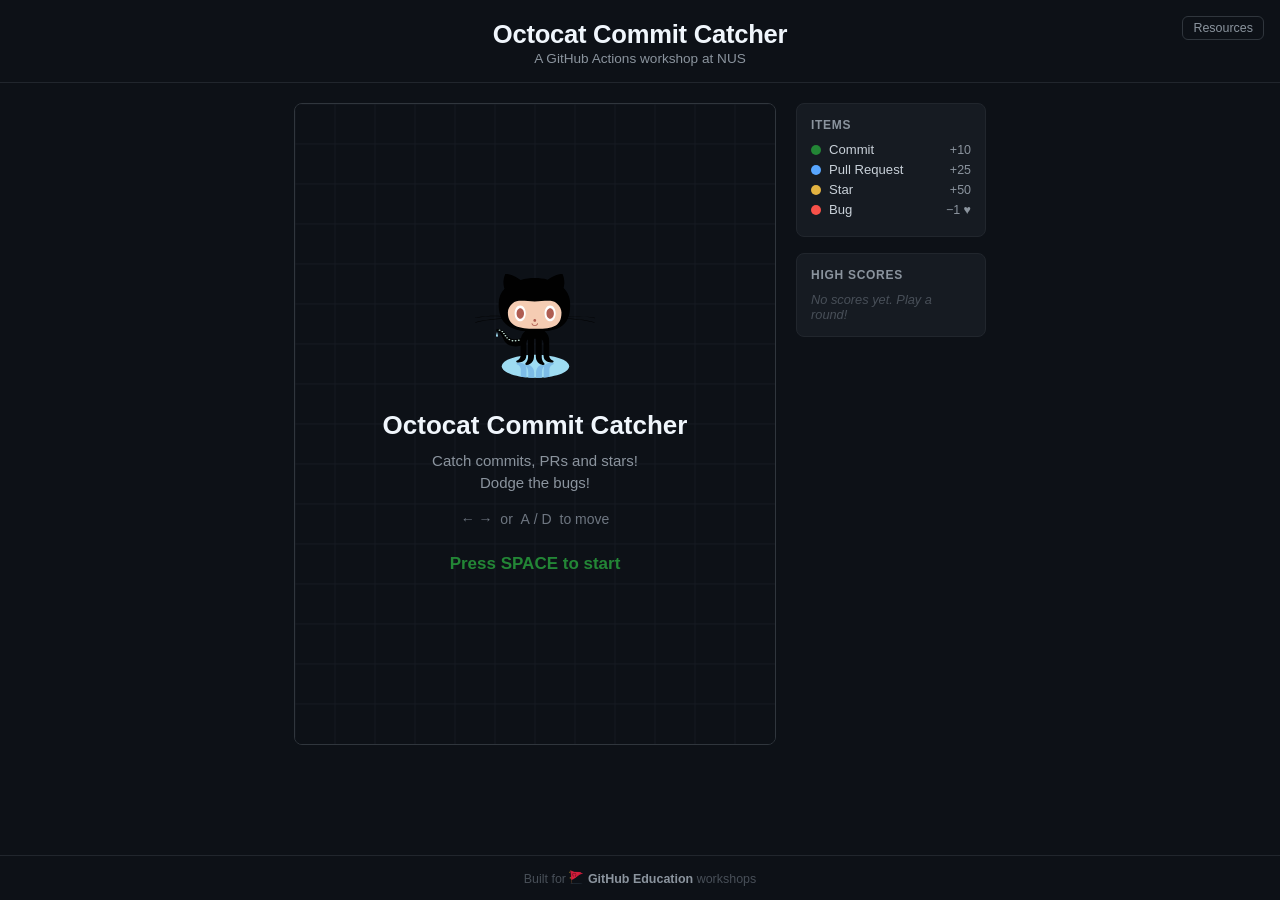
<file: app/static/index.html>
<!DOCTYPE html>
<html lang="en">
<head>
    <meta charset="UTF-8">
    <meta name="viewport" content="width=device-width, initial-scale=1.0">
    <title>Octocat Commit Catcher</title>
    <link rel="stylesheet" href="style.css">
</head>
<body>
    <header>
        <a href="info.html" class="resources-link">Resources</a>
        <h1>Octocat Commit Catcher</h1>
        <p class="subtitle">A GitHub Actions workshop at NUS</p>
    </header>

    <main>
        <div class="game-wrap">
            <canvas id="game-canvas"></canvas>
        </div>

        <aside class="sidebar">
            <div class="panel">
                <h3>Items</h3>
                <div class="legend-row"><span class="dot" style="background:#238636"></span> Commit <span class="legend-pts">+10</span></div>
                <div class="legend-row"><span class="dot" style="background:#58a6ff"></span> Pull Request <span class="legend-pts">+25</span></div>
                <div class="legend-row"><span class="dot" style="background:#e3b341"></span> Star <span class="legend-pts">+50</span></div>
                <div class="legend-row"><span class="dot" style="background:#f85149"></span> Bug <span class="legend-pts">&minus;1 &#9829;</span></div>
            </div>

            <div class="panel">
                <h3>High Scores</h3>
                <ol id="high-scores"></ol>
                <p class="muted" id="no-scores">No scores yet. Play a round!</p>
            </div>
        </aside>
    </main>

    <footer>
        <p>Built for <img src="img/campus-expert-logo.png" alt="GitHub Campus Expert" class="footer-flag"> <strong>GitHub Education</strong> workshops</p>
    </footer>

    <script src="config.js"></script>
    <script src="logic.js"></script>
    <script src="game.js"></script>
</body>
</html>
</file>
<file: app/static/style.css>
* {
    margin: 0;
    padding: 0;
    box-sizing: border-box;
}

body {
    background: #0d1117;
    color: #c9d1d9;
    font-family: -apple-system, BlinkMacSystemFont, "Segoe UI", Helvetica, Arial, sans-serif;
    min-height: 100vh;
    display: flex;
    flex-direction: column;
}

a {
    color: #58a6ff;
    text-decoration: none;
}

a:hover {
    text-decoration: underline;
}

header {
    text-align: center;
    padding: 20px 16px 16px;
    border-bottom: 1px solid #21262d;
    position: relative;
}

header h1 {
    font-size: 1.6rem;
    color: #f0f6fc;
    letter-spacing: -0.01em;
}

.subtitle {
    color: #8b949e;
    margin-top: 2px;
    font-size: 0.85rem;
}

.resources-link {
    position: absolute;
    top: 16px;
    right: 16px;
    font-size: 0.78rem;
    color: #8b949e;
    border: 1px solid #30363d;
    padding: 4px 10px;
    border-radius: 6px;
    transition: border-color 0.15s, color 0.15s;
}

.resources-link:hover {
    color: #c9d1d9;
    border-color: #484f58;
    text-decoration: none;
}

main {
    display: flex;
    justify-content: center;
    gap: 20px;
    padding: 20px 16px;
    flex: 1;
}

.game-wrap {
    flex-shrink: 0;
}

#game-canvas {
    border: 1px solid #30363d;
    border-radius: 8px;
    display: block;
    max-width: 100%;
    height: auto;
}

.sidebar {
    width: 190px;
    display: flex;
    flex-direction: column;
    gap: 16px;
    flex-shrink: 0;
}

.panel {
    background: #161b22;
    border: 1px solid #21262d;
    border-radius: 8px;
    padding: 14px;
}

.panel h3 {
    font-size: 0.75rem;
    text-transform: uppercase;
    letter-spacing: 0.06em;
    color: #8b949e;
    margin-bottom: 10px;
}

.legend-row {
    display: flex;
    align-items: center;
    gap: 8px;
    font-size: 0.82rem;
    margin-bottom: 5px;
    color: #c9d1d9;
}

.legend-pts {
    margin-left: auto;
    color: #8b949e;
    font-size: 0.78rem;
}

.dot {
    width: 10px;
    height: 10px;
    border-radius: 50%;
    flex-shrink: 0;
}

#high-scores {
    list-style: none;
    padding: 0;
    counter-reset: rank;
}

#high-scores li {
    padding: 4px 0;
    font-size: 0.82rem;
    border-bottom: 1px solid #21262d;
    counter-increment: rank;
}

#high-scores li::before {
    content: counter(rank) ". ";
    color: #8b949e;
}

#high-scores li:last-child {
    border-bottom: none;
}

.muted {
    color: #484f58;
    font-size: 0.8rem;
    font-style: italic;
}

/* ---- Footer ---- */

footer {
    text-align: center;
    padding: 14px;
    color: #484f58;
    font-size: 0.78rem;
    border-top: 1px solid #21262d;
}

footer strong {
    color: #8b949e;
    font-weight: 600;
}

.footer-flag {
    height: 14px;
    vertical-align: -1px;
    margin-right: 1px;
}

/* ---- Info page ---- */

.info-page {
    display: block;
    max-width: 560px;
    margin: 0 auto;
    padding: 32px 20px;
}

.info-card {
    background: #161b22;
    border: 1px solid #21262d;
    border-radius: 10px;
    padding: 28px 24px;
}

.info-banner {
    display: flex;
    align-items: center;
    gap: 10px;
    padding: 12px 14px;
    margin-bottom: 20px;
    background: #1c2028;
    border-radius: 6px;
    font-size: 0.9rem;
    font-weight: 600;
    color: #f0f6fc;
}

.info-flag {
    height: 18px;
}

.made-by {
    text-align: center;
    font-size: 0.88rem;
    color: #8b949e;
    margin-bottom: 20px;
}

.pill-badge {
    display: inline-flex;
    align-items: center;
    gap: 6px;
    background: #1c2028;
    border: 1px solid #30363d;
    border-radius: 20px;
    padding: 3px 10px 3px 3px;
    margin-left: 4px;
    vertical-align: middle;
    font-weight: 600;
    font-size: 0.84rem;
    color: #c9d1d9;
    text-decoration: none;
    transition: border-color 0.15s;
}

.pill-badge:hover {
    border-color: #58a6ff;
    text-decoration: none;
}

.pill-avatar {
    width: 22px;
    height: 22px;
    border-radius: 50%;
    object-fit: cover;
}

.info-card h2 {
    font-size: 1.1rem;
    color: #f0f6fc;
    margin-bottom: 10px;
    margin-top: 0;
}

.info-links {
    list-style: none;
    padding: 0;
}

.info-links li {
    padding: 12px 0;
    border-bottom: 1px solid #21262d;
}

.info-links li:last-child {
    border-bottom: none;
}

.info-links a {
    font-size: 0.95rem;
    font-weight: 600;
}

.link-desc {
    display: block;
    font-size: 0.82rem;
    color: #8b949e;
    margin-top: 3px;
}

/* ---- Responsive ---- */

@media (max-width: 720px) {
    main {
        flex-direction: column;
        align-items: center;
    }
    .sidebar {
        width: 100%;
        max-width: 480px;
        flex-direction: row;
    }
    .panel {
        flex: 1;
    }
}
</file>
